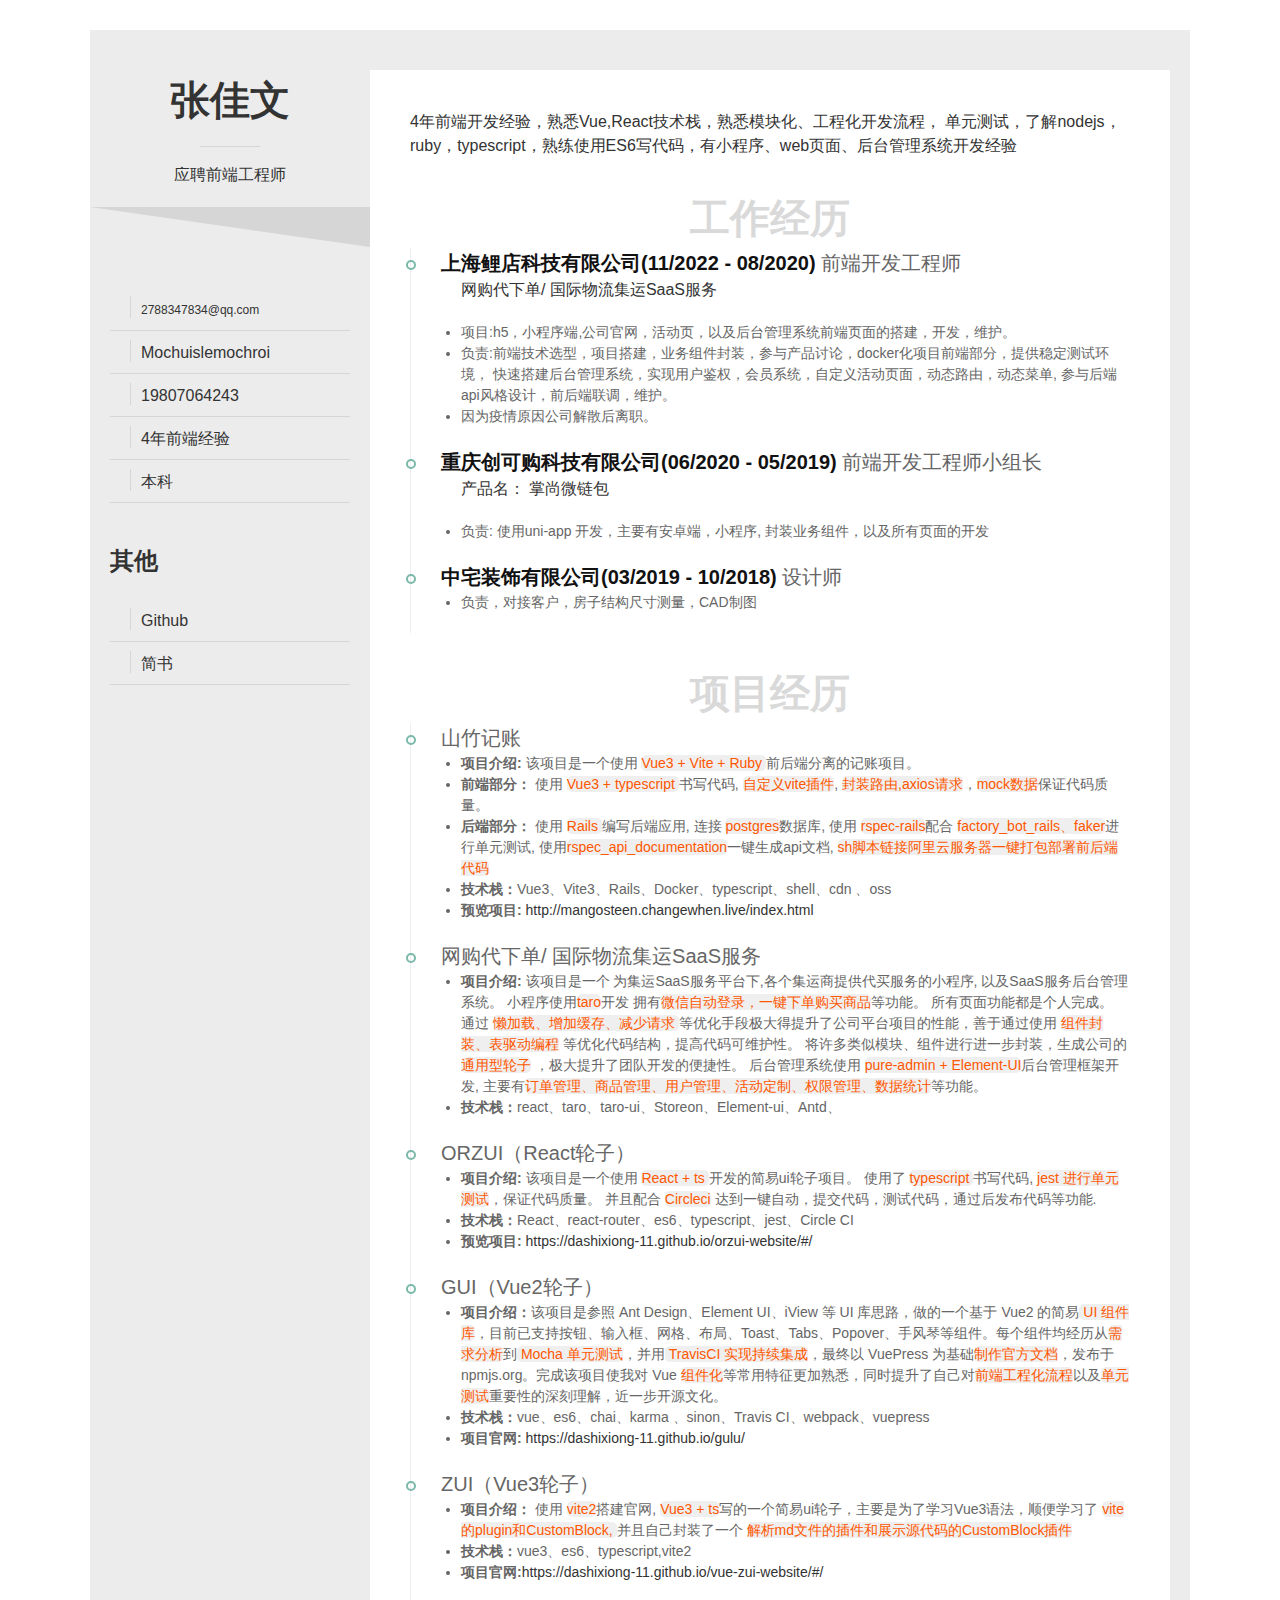
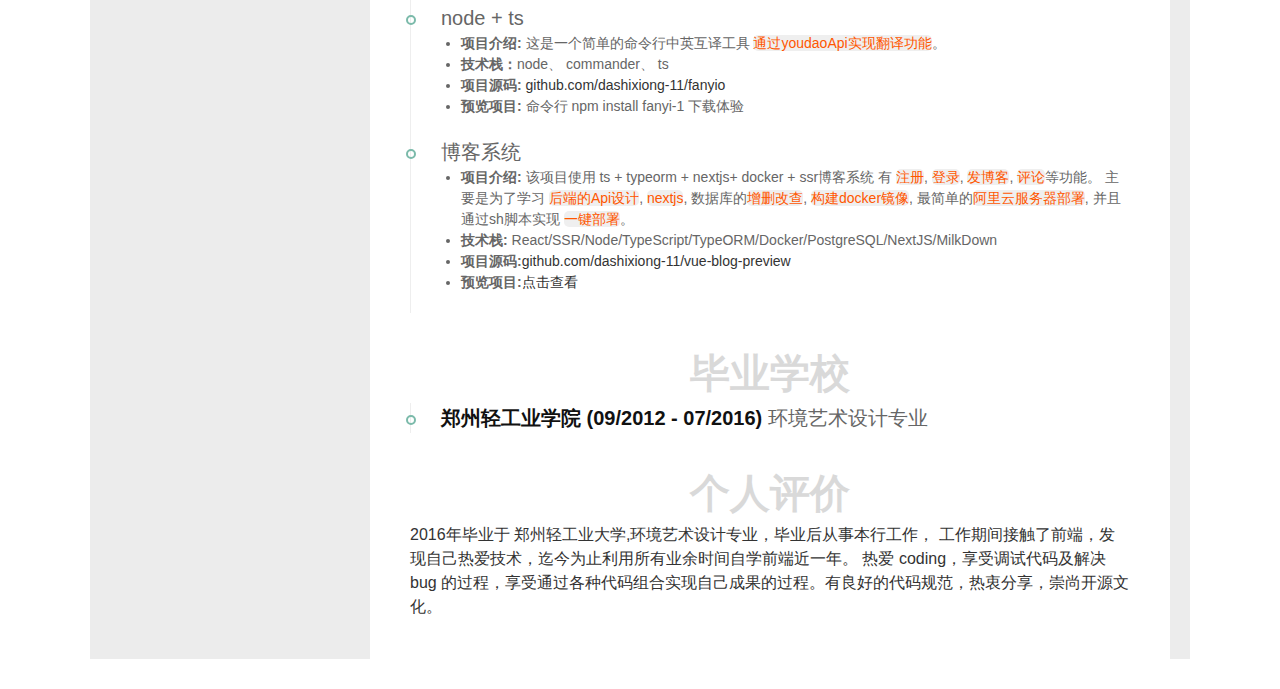
<file: src/index.html>
<!DOCTYPE html>
<html lang="en">
<head>
    <meta charset="UTF-8">
    <meta name="viewport" content="width=device-width, initial-scale=1.0">
    <meta http-equiv="X-UA-Compatible" content="ie=edge">
    <title>简历</title>
    <link rel="stylesheet" href="https://at.alicdn.com/t/font_966816_cc70amwj6rc.css">
    <link rel="stylesheet" href="./css/style.css">
    <style>
        .highlight {
            color: #ff5700;
            border-radius: 5px;
            background: #efefef;
        }
    </style>
</head>
<body>
<div class="wrapper layout clearfix">
    <div class="aside">
        <div class="user">
            <h1>张佳文</h1>
            <p>应聘前端工程师</p>
        </div>
        <ul class="contact">
            <li><i class="iconfont icon-email"></i><span style="font-size:12px;">2788347834@qq.com</span></li>
            <li><i class="iconfont icon-wechat"></i>Mochuislemochroi</li>
            <li><i class="iconfont icon-phone"></i>19807064243</li>
            <li><i class="iconfont icon-experience"></i>4年前端经验</li>
            <li><i class="iconfont icon-education"></i>本科</li>
        </ul>
        <div class="others">
            <h2>其他</h2>
            <ul class="contact">
                <li><span class="iconfont icon-GitHub"></span> <a href="https://github.com/dashixiong-11">Github</a>
                </li>
                <li><span class="iconfont icon-weibiaoti-"></span> <a
                        href="https://www.jianshu.com/u/e655425c596d">简书</a>
                </li>
            </ul>
        </div>
    </div>
    <div class="main">
        <div class="intro clearfix">
            <!-- <img src="./img/WechatIMG1.jpeg" alt=""> -->
            <p>4年前端开发经验，熟悉Vue,React技术栈，熟悉模块化、工程化开发流程，
                 单元测试，了解nodejs，ruby，typescript，熟练使用ES6写代码，有小程序、web页面、后台管理系统开发经验</p>
        </div>
                <div class="experience section">
                    <h2>工作经历</h2>
                    <div class="detail">
                        <div class="more">
                            <h3><strong>上海鲤店科技有限公司(11/2022 - 08/2020)</strong> 前端开发工程师</h3>
                            <ul>网购代下单/ 国际物流集运SaaS服务</ul>
                            <ul>
                                <li>项目:h5，小程序端,公司官网，活动页，以及后台管理系统前端页面的搭建，开发，维护。</li>
                                <li>负责:前端技术选型，项目搭建，业务组件封装，参与产品讨论，docker化项目前端部分，提供稳定测试环境，
                                    快速搭建后台管理系统，实现用户鉴权，会员系统，自定义活动页面，动态路由，动态菜单,
                                    参与后端api风格设计，前后端联调，维护。
                                </li>
                                <li>因为疫情原因公司解散后离职。</li>
                            </ul>
                        </div>
                    </div>
                    <div class="detail">
                        <div class="more">
                            <h3><strong>重庆创可购科技有限公司(06/2020 - 05/2019)</strong> 前端开发工程师小组长</h3>
                            <ul>产品名： 掌尚微链包</ul>
                            <ul>
                                <li>负责: 使用uni-app 开发，主要有安卓端，小程序, 封装业务组件，以及所有页面的开发</li>
                            </ul>
                        </div>
                    </div>
                    <div class="detail">
                        <div class="more">
                            <h3><strong>中宅装饰有限公司(03/2019 - 10/2018)</strong> 设计师</h3>
                            <ul>
                                <li>负责，对接客户，房子结构尺寸测量，CAD制图</li>
                            </ul>
                        </div>
                    </div>
                </div>
        <div class="education section">
            <div class="projects section">
                <h2>项目经历</h2>
                <div class="item">
                    <!-- <div class="left pill">03/2022</div> -->
                    <div class="more">
                        <h3>山竹记账</h3>
                        <ul>
                            <li><strong>项目介绍:</strong> 该项目是一个使用
                                <span class="highlight">Vue3 + Vite + Ruby </span>前后端分离的记账项目。
                            </li>
                            <li><strong>前端部分：</strong>
                                使用 <span class="highlight"> Vue3 + typescript </span>书写代码,
                                <span class="highlight">自定义vite插件</span>,
                                <span class="highlight">封装路由,axios请求</span>，<span class="highlight">mock数据</span>保证代码质量。
                            </li>
                            <li><strong>后端部分：</strong>
                                使用 <span class="highlight">
                                 Rails
                                </span>编写后端应用, 连接
                                <span class="highlight">postgres</span>数据库,
                               使用 <span class="highlight">rspec-rails</span>配合
                                <span class="highlight">factory_bot_rails、faker</span>进行单元测试,
                                使用<span class="highlight">rspec_api_documentation</span>一键生成api文档,
                                <span class="highlight">sh脚本链接阿里云服务器一键打包部署前后端代码</span>
                            </li>
                            <li><strong>技术栈：</strong>Vue3、Vite3、Rails、Docker、typescript、shell、cdn 、oss </li>
                            <li><strong>预览项目:</strong> <a target="_blank" href="http://mangosteen.changewhen.live/index.html">
                                http://mangosteen.changewhen.live/index.html</a></li>
                        </ul>
                    </div>
                </div>
                <div class="item">
                    <div class="more">
                        <h3>网购代下单/ 国际物流集运SaaS服务</h3>
                        <ul>
                            <li><strong>项目介绍:</strong> 该项目是一个 为集运SaaS服务平台下,各个集运商提供代买服务的小程序, 以及SaaS服务后台管理系统。
                               小程序使用<span class="highlight">taro</span>开发
                                拥有<span class="highlight">微信自动登录，一键下单购买商品</span>等功能。
                                所有页面功能都是个人完成。 通过 <span class="highlight"> 懒加载、增加缓存、减少请求 </span>
                                等优化手段极大得提升了公司平台项目的性能，善于通过使用 <span class="highlight">组件封装、表驱动编程</span> 等优化代码结构，提高代码可维护性。
                                将许多类似模块、组件进行进一步封装，生成公司的 <span class="highlight"> 通用型轮子</span> ，极大提升了团队开发的便捷性。
                                后台管理系统使用 <span class="highlight">pure-admin + Element-UI</span>后台管理框架开发,
                                主要有<span class="highlight">订单管理、商品管理、用户管理、活动定制、权限管理、数据统计</span>等功能。
                            </li>
                            <li><strong>技术栈：</strong>react、taro、taro-ui、Storeon、Element-ui、Antd、</li>
                            <!-- <li><strong>预览项目:</strong>微信小程序搜索 网购代下单</li> -->
                            <!--                            <li> <img style="max-width: 300px;" src="./img/wlb.jpg" alt=""> </li>-->
                        </ul>
                    </div>
                </div>
                <div class="item">
                    <div class="more">
                        <h3>ORZUI（React轮子）</h3>
                        <ul>
                            <li><strong>项目介绍:</strong> 该项目是一个使用
                                <span class="highlight">React + ts </span>开发的简易ui轮子项目。
                                使用了 <span class="highlight"> typescript </span>书写代码,
                                <span class="highlight">jest 进行单元测试</span>，保证代码质量。
                                并且配合 <span class="highlight">Circleci</span> 达到一键自动，提交代码，测试代码，通过后发布代码等功能.
                            </li>
                            <li><strong>技术栈：</strong>React、react-router、es6、typescript、jest、Circle CI</li>
                            <li><strong>预览项目:</strong> <a target="_blank"
                                                              href="https://dashixiong-11.github.io/orzui-website/#/">
                                https://dashixiong-11.github.io/orzui-website/#/</a></li>
                        </ul>
                    </div>
                </div>
                <div class="item">
                    <div class="more">
                        <h3>GUI（Vue2轮子）</h3>
                        <ul>
                            <li>
                                <strong>项目介绍：</strong>该项目是参照 Ant Design、Element
                                UI、iView 等 UI 库思路，做的一个基于 Vue2 的简易<span class="highlight">
                  UI 组件库</span>，目前已支持按钮、输入框、网格、布局、Toast、Tabs、Popover、手风琴等组件。每个组件均经历从<span class="highlight">需求分析</span>到<span
                                    class="highlight"> Mocha 单元测试</span>，并用<span class="highlight">
                  TravisCI 实现持续集成</span>，最终以 VuePress 为基础<span class="highlight">制作官方文档</span>，发布于 npmjs.org。完成该项目使我对
                                Vue
                                <span class="highlight">组件化</span>等常用特征更加熟悉，同时提升了自己对<span
                                    class="highlight">前端工程化流程</span>以及<span class="highlight">单元测试</span>重要性的深刻理解，近一步开源文化。
                            </li>
                            <li><strong>技术栈：</strong>vue、es6、chai、karma 、sinon、Travis CI、webpack、vuepress</li>
                            <li><strong>项目官网:</strong><a href="https://dashixiong-11.github.io/gulu/" target="_blank">
                                https://dashixiong-11.github.io/gulu/ </a>
                            </li>
                        </ul>

                    </div>
                </div>
                <div class="item">
                    <div class="more">
                        <h3>ZUI（Vue3轮子）</h3>
                        <ul>
                            <li>
                                <strong>项目介绍：</strong> 使用 <span class="highlight">vite2</span>搭建官网,
                                <span class="highlight">Vue3 + ts</span>写的一个简易ui轮子，主要是为了学习Vue3语法，顺便学习了
                                <span class="highlight"> vite的plugin和CustomBlock, </span> 并且自己封装了一个 <span
                                    class="highlight"> 解析md文件的插件和展示源代码的CustomBlock插件 </span>
                            </li>
                            <li><strong>技术栈：</strong>vue3、es6、typescript,vite2</li>
                            <li><strong>项目官网:</strong><a href="https://dashixiong-11.github.io/vue-zui-website/#/"
                                                         target="_blank">https://dashixiong-11.github.io/vue-zui-website/#/</a>
                            </li>
                        </ul>

                    </div>
                </div>
                <div class="item">
                    <div class="more">
                        <h3>node + ts </h3>
                        <ul>
                            <li><strong>项目介绍:</strong> 这是一个简单的命令行中英互译工具
                                <span class="highlight">通过youdaoApi实现翻译功能</span>。
                            </li>
                            <li><strong>技术栈：</strong>node、 commander、 ts</li>
                            <li><strong>项目源码:</strong><a href="https://github.com/dashixiong-11/fanyi" target="_blank"> github.com/dashixiong-11/fanyio</a>
                            </li>
                            <li><strong>预览项目:</strong> 命令行 npm install fanyi-1 下载体验 </li>
                        </ul>
                    </div>
                </div>
                <div class="item">
                    <div class="more">
                        <h3>博客系统</h3>
                        <ul>
                            <li><strong>项目介绍:</strong>
                                该项目使用 <span class="">ts + typeorm + nextjs+ docker + ssr</span>博客系统
                               有 <span class="highlight">注册</span>,
                                <span class="highlight">登录</span>,
                                <span class="highlight">发博客</span>,
                                <span class="highlight">评论</span>等功能。
                                主要是为了学习
                                <span class="highlight">后端的Api设计</span>,
                                <span class="highlight">nextjs</span>,
                                数据库的<span class="highlight">增删改查</span>,
                                <span class="highlight">构建docker镜像</span>,
                                最简单的<span class="highlight">阿里云服务器部署</span>,
                                并且通过sh脚本实现
                                <span class="highlight">一键部署</span>。
                            </li>
                            <li><strong>技术栈:</strong> React/SSR/Node/TypeScript/TypeORM/Docker/PostgreSQL/NextJS/MilkDown</li>
                            <li><strong>项目源码:</strong><a href="https://github.com/dashixiong-11/vue-blog-preview"
                                                         target="_blank">github.com/dashixiong-11/vue-blog-preview</a>
                            </li>
                            <li><strong>预览项目:</strong><a href="https://dashixiong-11.github.io/vue-blog-preview/#/"
                                                         target="_blank">点击查看</a></li>
                        </ul>
                    </div>
                </div>
<!--                <div class="item">-->
<!--                    <div class="left pill">07/2018 - 08/2018</div>-->
<!--                    <div class="more">-->
<!--                        <h3>共享博客</h3>-->
<!--                        <ul>-->
<!--                            <li><strong>项目介绍:</strong> 该项目使用 Vue 实现了一个在线博客分享的平台。包含<span-->
<!--                                    class="highlight">首页、用户文章列表、个人管理</span>等页面，实现了<span-->
<!--                                    class="highlight">登录、注册、编辑、发布</span>等功能。项目使用 <span-->
<!--                                    class="highlight">Grid 作页面布局</span>，以-->
<!--                                <span class="highlight">Vue CLI</span> 为基础创建项目模版，使用 Less 作 CSS 预处理，引用 <span-->
<!--                                        class="highlight">Element UI 作交互</span>。<span-->
<!--                                        class="highlight">通过 Vue Router 实现路由的跳转、异步加载、权限验证等，通过 vuex 实现状态管理，用 Axios 获取数据，并对接口进行了封装</span>-->
<!--                            </li>-->
<!--                            <li><strong>技术栈:</strong> Vue CLI/ Vue2/ Axios/ Vue Router/ Vuex/ ES6/ Npm/ Grid/ Less</li>-->
<!--                            <li><strong>项目源码:</strong><a href="https://github.com/dashixiong-11/vue-blog-preview"-->
<!--                                                         target="_blank">github.com/dashixiong-11/vue-blog-preview</a>-->
<!--                            </li>-->
<!--                            <li><strong>预览项目:</strong><a href="https://dashixiong-11.github.io/vue-blog-preview/#/"-->
<!--                                                         target="_blank">点击查看</a></li>-->
<!--                        </ul>-->
<!--                    </div>-->
<!--                </div>-->
                <!--
                                <div class="item">
                                    <div class="left pill">08/2018 - 10/2018</div>
                                    <div class="more">
                                        <h3>仿网易云</h3>
                                        <ul>
                                            <li><strong>项目介绍:</strong> 该项目是一个有管理页面的仿网易云音乐项目，管理页面主要有<span
                                                    class="highlight"> 创建歌曲,编辑歌曲信息,创建歌单</span> 等功能,播放歌曲页面实现了<span class="highlight">歌词滚动效果</span>,使用了<span
                                                    class="highlight"> MVC</span>的设计模式,使用<span class="highlight"> EventHub</span>实现组件通信,歌曲的储存和歌曲信息字段的储存分别用的是七牛和LeanCloud的api。
                                            </li>
                                            <li><strong>技术栈：</strong>ES6、MVC、EventHub</li>
                                            <li><strong>项目源码:</strong><a href="https://github.com/dashixiong-11/163-music-2018"
                                                                         target="_blank">github.com/dashixiong-11/163-music-2018</a>
                                            </li>
                                            <li><strong>预览项目:</strong><a
                                                    href="https://dashixiong-11.github.io/163-music-2018/src/index.html"
                                                    target="_blank">点击查看</a></li>
                                        </ul>
                                    </div>
                                </div>
                                <div class="item">
                                    <div class="left pill">11/2018 - 12/2018</div>
                                    <div class="more">
                                        <h3>微信小程序</h3>
                                        <ul>
                                            <li><strong>项目介绍:</strong> 一款提供翻译功能的<span class="highlight">微信小程序</span>，遍历有浏览所有翻译历史之意。该项目以百度翻译
                                                API
                                                为服务器域名提供支持，主要包含<span class="highlight">翻译首页、语言列表页和翻译历史页</span>。项目逻辑简单，页面清新，提供了近 20
                                                种语言选择，欢迎尝试。
                                            </li>
                                            <li><strong>项目源码:</strong><a href="https://github.com/dashixiong-11/wxfy" target="_blank">github.com/dashixiong-11/wxfy</a>
                                            </li>
                                            <li><strong>预览项目:</strong><a href="#" target="_blank">请在微信小程序中搜索‘随便翻个译’</a></li>
                                        </ul>
                                    </div>
                                </div>
                -->
                <h2>毕业学校</h2>
                <div class="item">
                    <div class="more">
                        <h3><strong>郑州轻工业学院 (09/2012 - 07/2016)</strong> 环境艺术设计专业</h3>
                    </div>
                </div>
            </div>
            <div class="about-me section">
                <h2>个人评价</h2>
                <p>2016年毕业于 郑州轻工业大学,环境艺术设计专业，毕业后从事本行工作，
                    工作期间接触了前端，发现自己热爱技术，迄今为止利用所有业余时间自学前端近一年。
                    热爱 coding，享受调试代码及解决 bug 的过程，享受通过各种代码组合实现自己成果的过程。有良好的代码规范，热衷分享，崇尚开源文化。</p>

            </div>
        </div>
    </div>
</div>
</body>
</html>
</file>
<file: src/css/style.css>
/*css reset*/
    * {
      margin: 0;
      padding: 0;
      box-sizing: border-box;
    }

    a {
      text-decoration: none;
      color: #333;
    }

    /*common css  */
    .pill {
      background: #000;
      color: #fff;
      display: inline-block;
      font-size: 14px;
      width: 140px;
      line-height: 20px;
      text-align: center;
      border-radius: 20px;;
    }

    .layout {
      max-width: 1100px;
      margin: 0 auto;
    }

    .clearfix::after {
      content: '';
      display: block;
      clear: both;
    }

    /* page css*/
    body {
      font: 16px/1.5 SimSun, STKaiti, "Microsoft YaHei", SimHei, Helvetica, Arial;
      color: #333;
    }

    .wrapper {
      background-color: #ececec;
      margin-top: 30px;
      margin-bottom: 30px;
      padding-top: 40px;
    }

    .aside {
      float: left;
      width: 280px;
    }

    .aside .user {
      text-align: center;
      padding-bottom: 20px;
    }

    .aside .user h1{
      font-size: 40px;
    }

    .aside .user h1::after {
      content: '';
      display: block;
      width: 60px;
      border-top: 1px solid #d6d6d6;
      margin: 16px auto;
    }

    .aside .user::after {
      content: '';
      display: block;
      width: 0;
      height: 0;
      margin-top: 20px;
      border-top: 20px solid #d6d6d6;
      border-bottom: 20px solid transparent;
      border-right: 140px solid #d6d6d6;
      border-left: 140px solid transparent;
    }

    .aside .contact {
      padding: 20px;
    }

    .aside .contact li {
      border-bottom: 1px solid #d6d6d6;
      list-style: none;
      line-height: 40px;
    }

    .aside .contact .iconfont {
      border-right: 1px solid #d6d6d6;
      padding-right: 10px;
      margin-right: 10px;
      padding-left: 10px;
      font-size: 20px;
      color: #7bbaaa;
    }

    .aside .skills {
      background: #7bbaaa;
      padding: 20px;
      color: #fff;
    }

    .aside .skills dt {
      color: #eee;
      margin-top: 20px;
    }

    .aside .skills dd {
      height: 4px;
      background: #74c5b5;
      border-radius: 2px;
      margin-top: 10px;
    }

    .aside .skills .mastery {
      height: 4px;
      background: #fff;
      display: block;
      border-radius: 2px;
    }

    .aside .others h2 {
      margin: 20px 0 0 20px;
    }

    .main {
      margin-left: 280px;
      background: #fff;
      padding: 40px;
      margin-right: 20px;
    }

    .main .intro {
      overflow: auto;
    }
    .main .intro img {
      width: 100px;
      height: 100px;
      float: left;
    }

    .section .pill {
      float: left;
      margin-top: 5px;
    }

    .section h2{
      font-size: 40px;
      color: #d9d9d9;
      text-align: center;
      margin-top: 30px;
    }

    .section .more {
      border-left: 1px solid #eee;
    }
    .section h3 {
      color: #666;
      font-size: 20px;
      font-weight: normal;
    }
    .section h3 strong{
      color: #111;
      font-weight: bold;
    }

    .section h3::before {
      content: '';
      display: inline-block;
      width: 6px;
      height: 6px;
      border-radius: 6px;
      border: 2px solid #7bbaaa;
      margin-right: 20px;
      position: relative;
      left: -5px;
    }

    .section h4 {
      color: #111;
      margin-top: 20px;
      margin-left: 40px;
    }


    .section .more ul {
      margin-left: 50px;
      padding-bottom: 20px;
    }
    .section .more li {
      color: #666;
      font-size: 14px;
    }


    @media print {
      .aside {
        width: 200px;
      }
      .main {
        margin-left: 200px;
      }
      .aside .user::after {
      border-right-width: 100px;
      border-left-width: 100px;
    }
      .pill {
        display: none;
      }

      .section .more {
        margin-left: 20px;
      }

      .wrapper {
        margin: 0;
      }
    }
</file>
